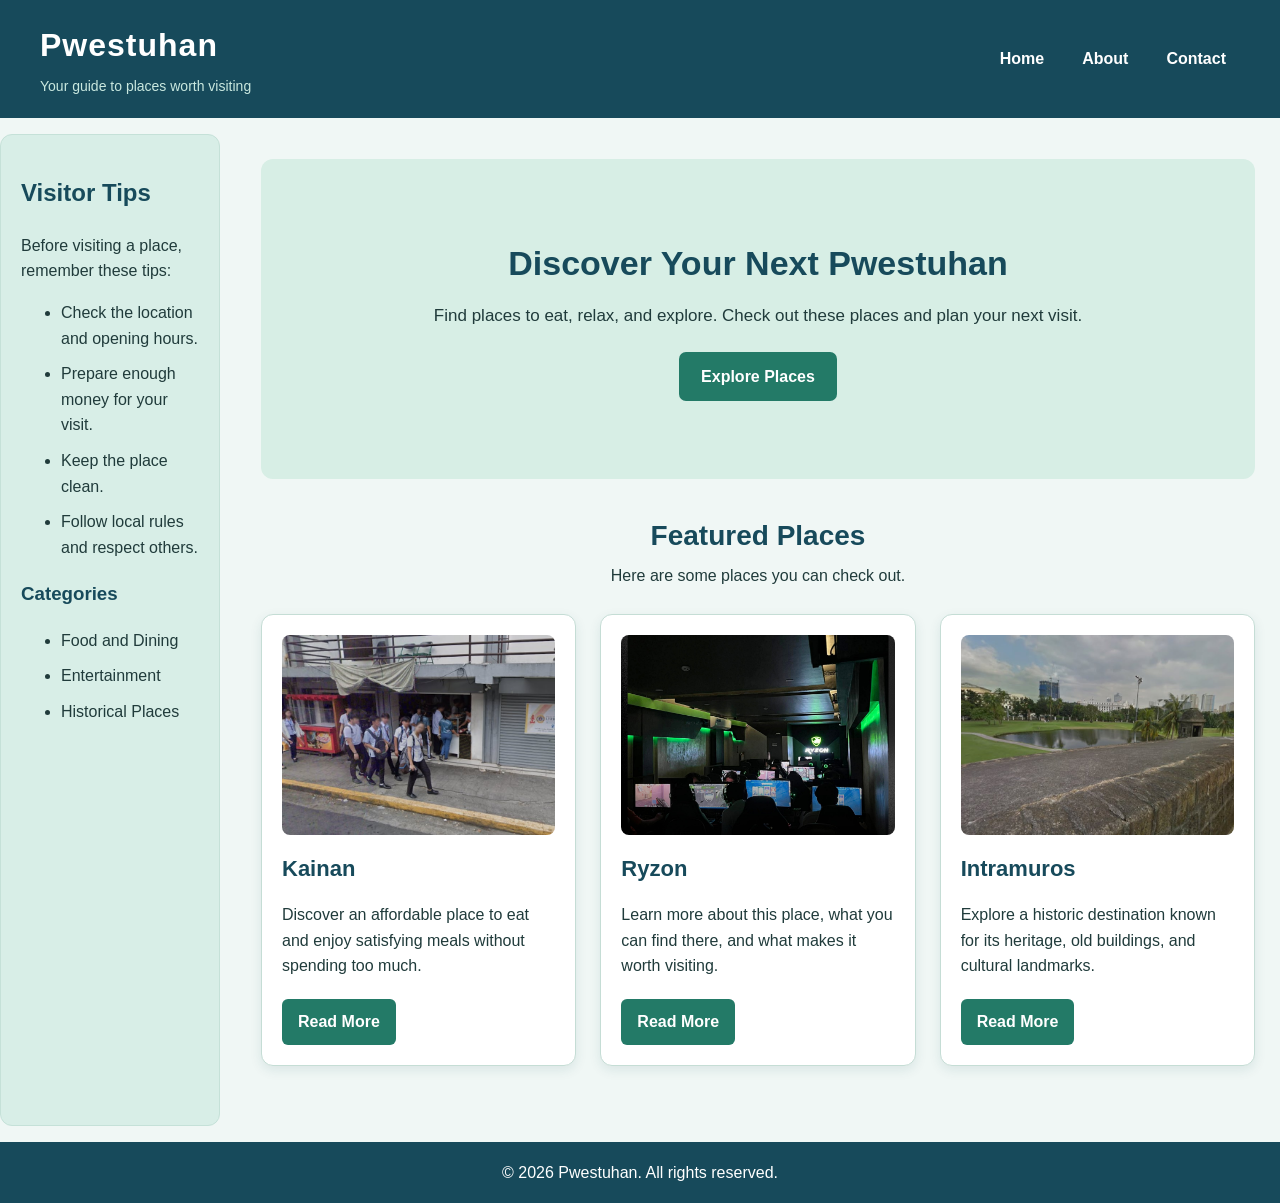
<file: index.html>
<!DOCTYPE html>
<html lang="en">
<head>
    <meta charset="UTF-8">
    <meta name="viewport" content="width=device-width, initial-scale=1.0">
    <title>Pwestuhan | Student Guide</title>
    <link rel="stylesheet" href="style.css">
</head>
<body>

    <div class="page">

        <header class="site-header">
            <div class="site-brand">
                <h1>Pwestuhan</h1>
                <p>Your guide to places worth visiting</p>
            </div>
            <nav>
                <ul>
                    <li><a href="index.html">Home</a></li>
                    <li><a href="about.html">About</a></li>
                    <li><a href="contact.html">Contact</a></li>
                </ul>
            </nav>
        </header>

        <main>
            <section class="hero">
                <div class="hero-content">
                    <h2>Discover Your Next Pwestuhan</h2>
                    <p>
                        Find places to eat, relax, and explore.
                        Check out these places and plan your next visit.
                    </p>
                    <a class="hero-button" href="#places">Explore Places</a>
                </div>
            </section>

            <section id="places" class="places-section">
                <h2>Featured Places</h2>
                <p class="section-description">
                    Here are some places you can check out.
                </p>

                <div class="place-grid">
                    <article class="place-card">
                        <img src="kainan.jpg" alt="Affordable place to eat">
                        <h3>Kainan</h3>
                        <p>
                            Discover an affordable place to eat and enjoy
                            satisfying meals without spending too much.
                        </p>
                        <a href="places/kainan.html">Read More</a>
                    </article>

                    <article class="place-card">
                        <img src="ryzon.jpg" alt="Ryzon place">
                        <h3>Ryzon</h3>
                        <p>
                            Learn more about this place, what you can find
                            there, and what makes it worth visiting.
                        </p>
                        <a href="places/ryzon.html">Read More</a>
                    </article>

                    <article class="place-card">
                        <img src="intramuros.jpg" alt="Historic Intramuros">
                        <h3>Intramuros</h3>
                        <p>
                            Explore a historic destination known for its
                            heritage, old buildings, and cultural landmarks.
                        </p>
                        <a href="places/intramuros.html">Read More</a>
                    </article>
                </div>
            </section>
        </main>

        <aside class="sidebar">
            <h2>Visitor Tips</h2>
            <p>Before visiting a place, remember these tips:</p>
            <ul>
                <li>Check the location and opening hours.</li>
                <li>Prepare enough money for your visit.</li>
                <li>Keep the place clean.</li>
                <li>Follow local rules and respect others.</li>
            </ul>

            <h3>Categories</h3>
            <ul>
                <li>Food and Dining</li>
                <li>Entertainment</li>
                <li>Historical Places</li>
            </ul>
        </aside>

        <footer>
            <p>&copy; 2026 Pwestuhan. All rights reserved.</p>
        </footer>

    </div>

</body>
</html>
</file>
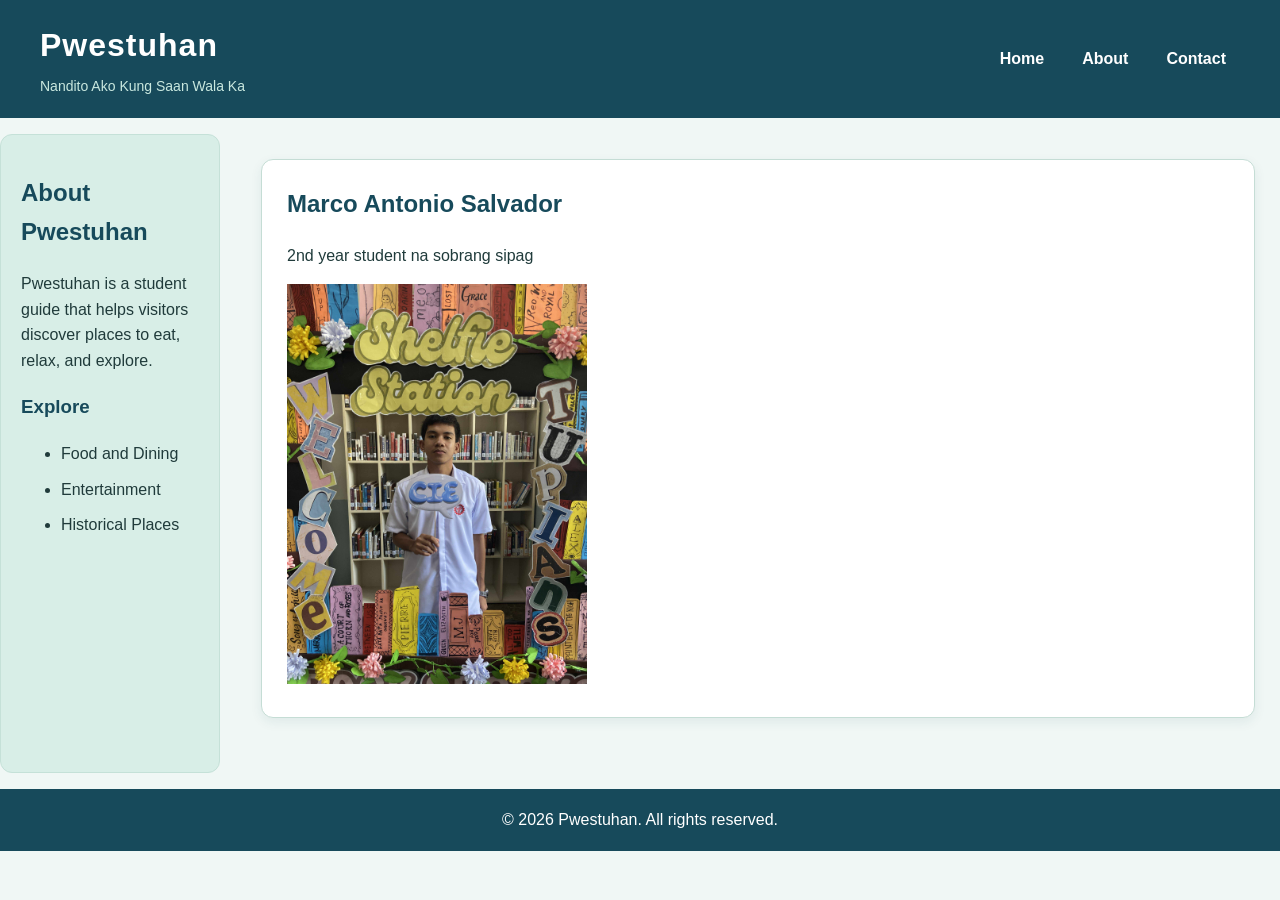
<file: about.html>
<!DOCTYPE html>
<html lang="en">

<head>
    <meta charset="UTF-8">
    <meta name="viewport" content="width=device-width, initial-scale=1.0">
    <title>About - Pwestuhan</title>
    <link rel="stylesheet" href="style.css">
</head>

<body>

<div class="page">

    <header class="site-header">
        <div class="site-brand">
            <h1>Pwestuhan</h1>
            <p>Nandito Ako Kung Saan Wala Ka</p>
        </div>

        <nav>
            <ul>
                <li><a href="index.html">Home</a></li>
                <li><a href="about.html">About</a></li>
                <li><a href="contact.html">Contact</a></li>
            </ul>
        </nav>
    </header>

    <main>

        <section class="about-content">
            <h2>Marco Antonio Salvador</h2>

            <p>2nd year student na sobrang sipag</p>

            <img src="me,jpg.jpg" alt="ako" width="300" height="400">
        </section>

    </main>

    <aside class="sidebar">
        <h2>About Pwestuhan</h2>
        <p>Pwestuhan is a student guide that helps visitors discover places to eat, relax, and explore.</p>

        <h3>Explore</h3>
        <ul>
            <li>Food and Dining</li>
            <li>Entertainment</li>
            <li>Historical Places</li>
        </ul>
    </aside>

    <footer>
        <p>&copy; 2026 Pwestuhan. All rights reserved.</p>
    </footer>

</div>

</body>
</html>
</file>
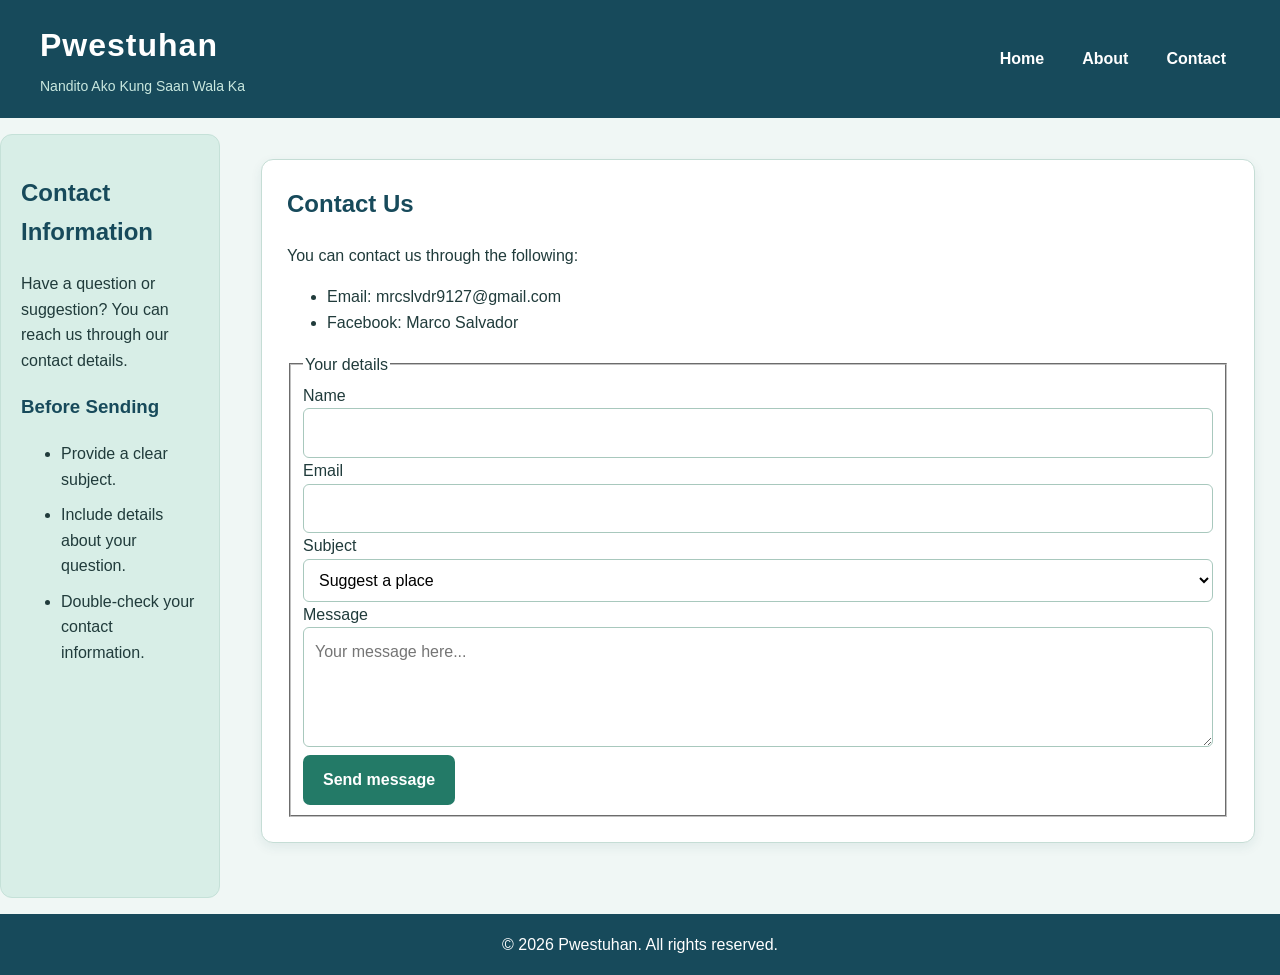
<file: contact.html>
<!DOCTYPE html>
<html lang="en">

<head>
    <meta charset="UTF-8">
    <meta name="viewport" content="width=device-width, initial-scale=1.0">
    <title>Contact - Pwestuhan</title>
    <link rel="stylesheet" href="style.css">
</head>

<body>

<div class="page">

    <header class="site-header">
        <div class="site-brand">
            <h1>Pwestuhan</h1>
            <p>Nandito Ako Kung Saan Wala Ka</p>
        </div>

        <nav>
            <ul>
                <li><a href="index.html">Home</a></li>
                <li><a href="about.html">About</a></li>
                <li><a href="contact.html">Contact</a></li>
            </ul>
        </nav>
    </header>

    <main>

        <section class="contact-content">

            <h2>Contact Us</h2>

            <p>You can contact us through the following:</p>

            <ul class="contact-info">
                <li>Email: mrcslvdr9127@gmail.com</li>
                <li>Facebook: Marco Salvador</li>
            </ul>

            <form>
                <fieldset>

                    <legend>Your details</legend>

                    <label for="name">Name</label>
                    <input type="text" id="name" name="name" required>

                    <label for="email">Email</label>
                    <input type="email" id="email" name="email" required>

                    <label for="subject">Subject</label>
                    <select id="subject" name="subject">
                        <option value="suggest-place">Suggest a place</option>
                        <option value="correct-detail">Correct a detail</option>
                        <option value="ask-question">Ask a question</option>
                        <option value="something-else">Something else</option>
                    </select>

                    <label for="message">Message</label>
                    <textarea id="message" name="message" placeholder="Your message here..."></textarea>

                    <button type="submit">Send message</button>

                </fieldset>
            </form>

        </section>

    </main>

    <aside class="sidebar">
        <h2>Contact Information</h2>
        <p>Have a question or suggestion? You can reach us through our contact details.</p>

        <h3>Before Sending</h3>
        <ul>
            <li>Provide a clear subject.</li>
            <li>Include details about your question.</li>
            <li>Double-check your contact information.</li>
        </ul>
    </aside>

    <footer>
        <p>&copy; 2026 Pwestuhan. All rights reserved.</p>
    </footer>

</div>

</body>
</html>
</file>
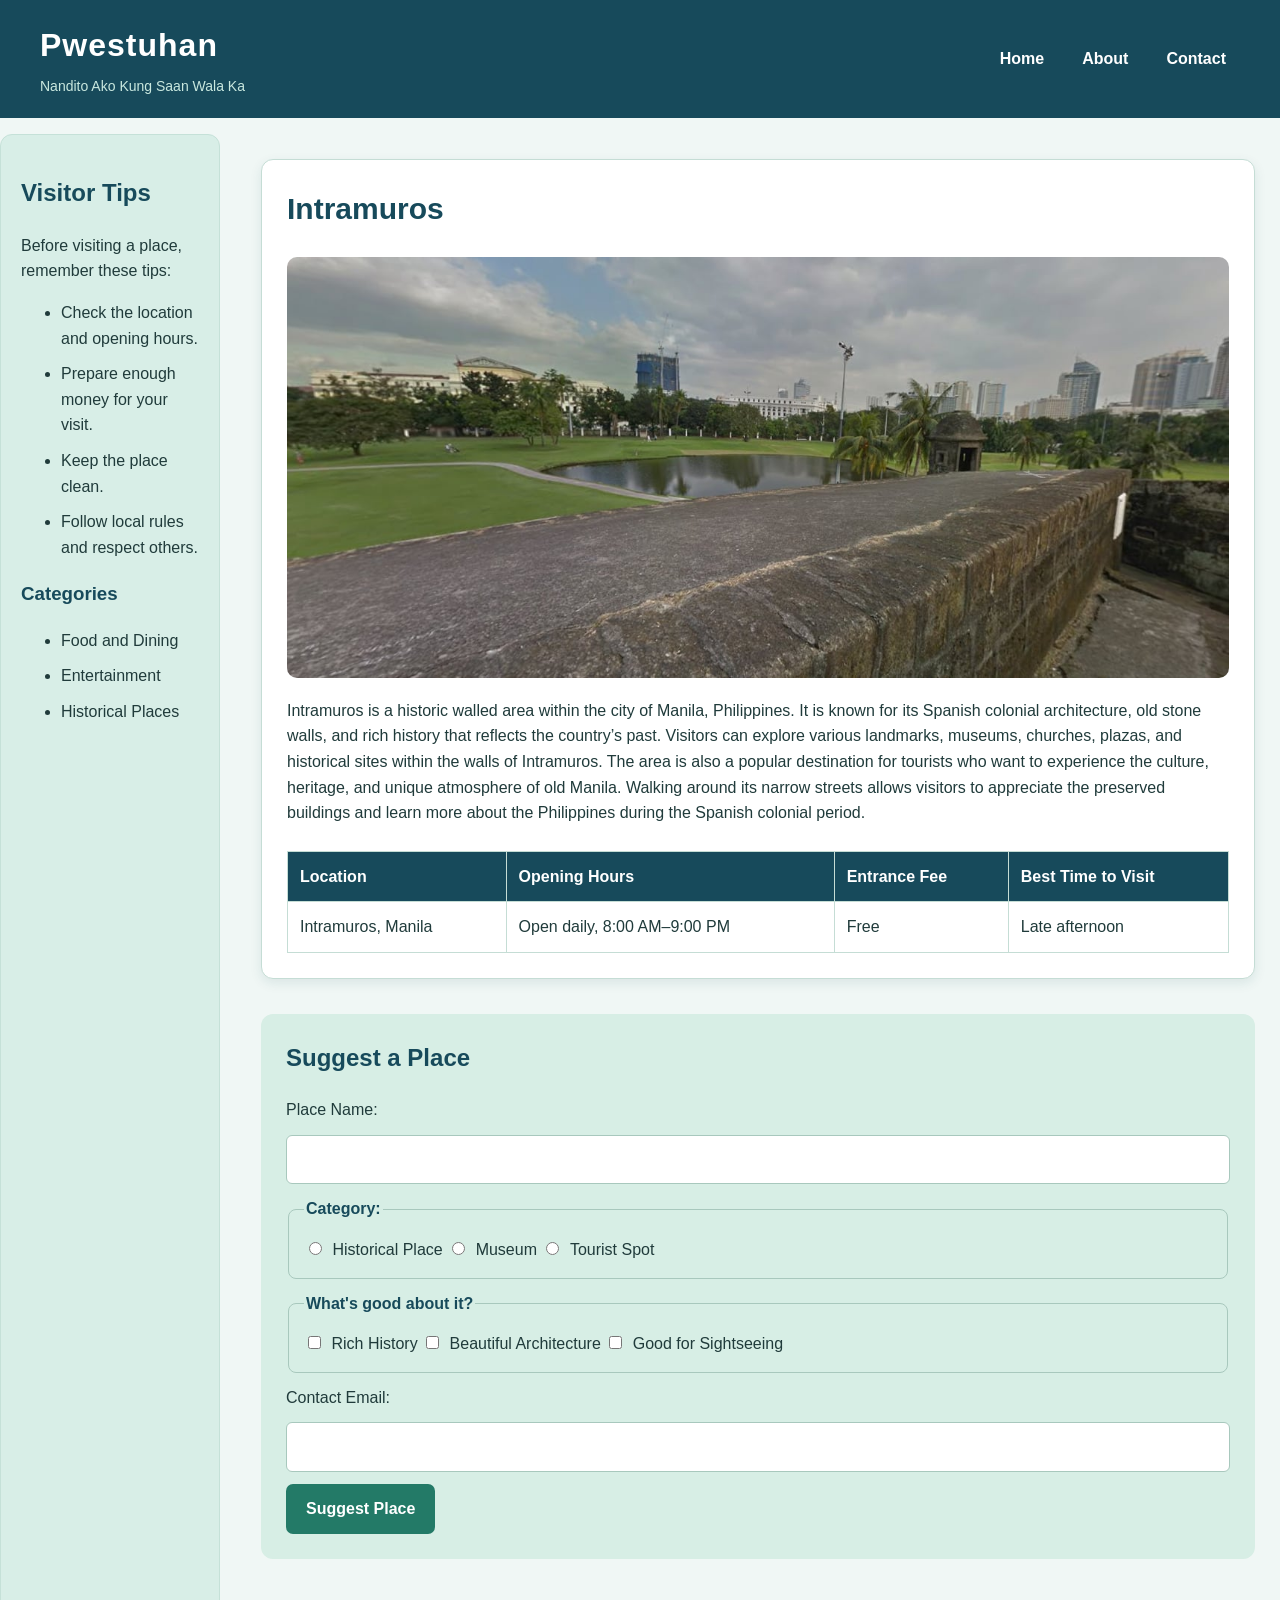
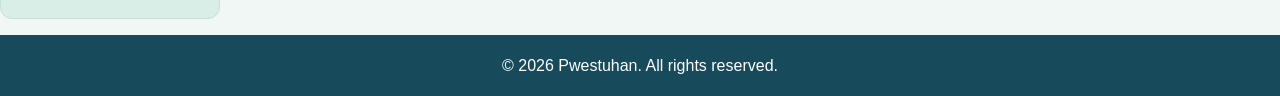
<file: places/intramuros.html>
<!DOCTYPE html>
<html lang="en">
<head>
    <meta charset="UTF-8">
    <meta name="viewport" content="width=device-width, initial-scale=1.0">
    <title>Intramuros - Pwestuhan</title>
    <link rel="stylesheet" href="../style.css">
</head>
<body>
    <div class="page">

        <header class="site-header">
            <div class="site-brand">
                <h1>Pwestuhan</h1>
                <p>Nandito Ako Kung Saan Wala Ka</p>
            </div>
            <nav>
                <ul>
                    <li><a href="../index.html">Home</a></li>
                    <li><a href="../about.html">About</a></li>
                    <li><a href="../contact.html">Contact</a></li>
                </ul>
            </nav>
        </header>

        <main>
            <section class="place-details">
                <h2>Intramuros</h2>

                <img src="../intramuros.jpg" alt="Intramuros">

                <p>Intramuros is a historic walled area within the city of Manila, Philippines. It is known for its Spanish colonial architecture, old stone walls, and rich history that reflects the country’s past. Visitors can explore various landmarks, museums, churches, plazas, and historical sites within the walls of Intramuros. The area is also a popular destination for tourists who want to experience the culture, heritage, and unique atmosphere of old Manila. Walking around its narrow streets allows visitors to appreciate the preserved buildings and learn more about the Philippines during the Spanish colonial period.</p>

                <table>
                    <tr>
                        <th>Location</th>
                        <th>Opening Hours</th>
                        <th>Entrance Fee</th>
                        <th>Best Time to Visit</th>
                    </tr>
                    <tr>
                        <td>Intramuros, Manila</td>
                        <td>Open daily, 8:00 AM–9:00 PM</td>
                        <td>Free</td>
                        <td>Late afternoon</td>
                    </tr>
                </table>
            </section>

            <section class="suggest-form">
                <h2>Suggest a Place</h2>
                <form>
                    <label for="place-name">Place Name:</label>
                    <input type="text" id="place-name" name="place-name" required>

                    <fieldset>
                        <legend>Category:</legend>
                        <input type="radio" id="historical" name="category" value="historical" required>
                        <label for="historical">Historical Place</label>

                        <input type="radio" id="museum" name="category" value="museum">
                        <label for="museum">Museum</label>

                        <input type="radio" id="tourist" name="category" value="tourist">
                        <label for="tourist">Tourist Spot</label>
                    </fieldset>

                    <fieldset>
                        <legend>What's good about it?</legend>
                        <input type="checkbox" id="history" name="good-points" value="history">
                        <label for="history">Rich History</label>

                        <input type="checkbox" id="architecture" name="good-points" value="architecture">
                        <label for="architecture">Beautiful Architecture</label>

                        <input type="checkbox" id="sightseeing" name="good-points" value="sightseeing">
                        <label for="sightseeing">Good for Sightseeing</label>
                    </fieldset>

                    <label for="email">Contact Email:</label>
                    <input type="email" id="email" name="email" required>

                    <button type="submit">Suggest Place</button>
                </form>
            </section>
        </main>

        <aside class="sidebar">
            <h2>Visitor Tips</h2>
            <p>Before visiting a place, remember these tips:</p>
            <ul>
                <li>Check the location and opening hours.</li>
                <li>Prepare enough money for your visit.</li>
                <li>Keep the place clean.</li>
                <li>Follow local rules and respect others.</li>
            </ul>

            <h3>Categories</h3>
            <ul>
                <li>Food and Dining</li>
                <li>Entertainment</li>
                <li>Historical Places</li>
            </ul>
        </aside>

        <footer>
            <p>&copy; 2026 Pwestuhan. All rights reserved.</p>
        </footer>

    </div>
</body>
</html>
</file>
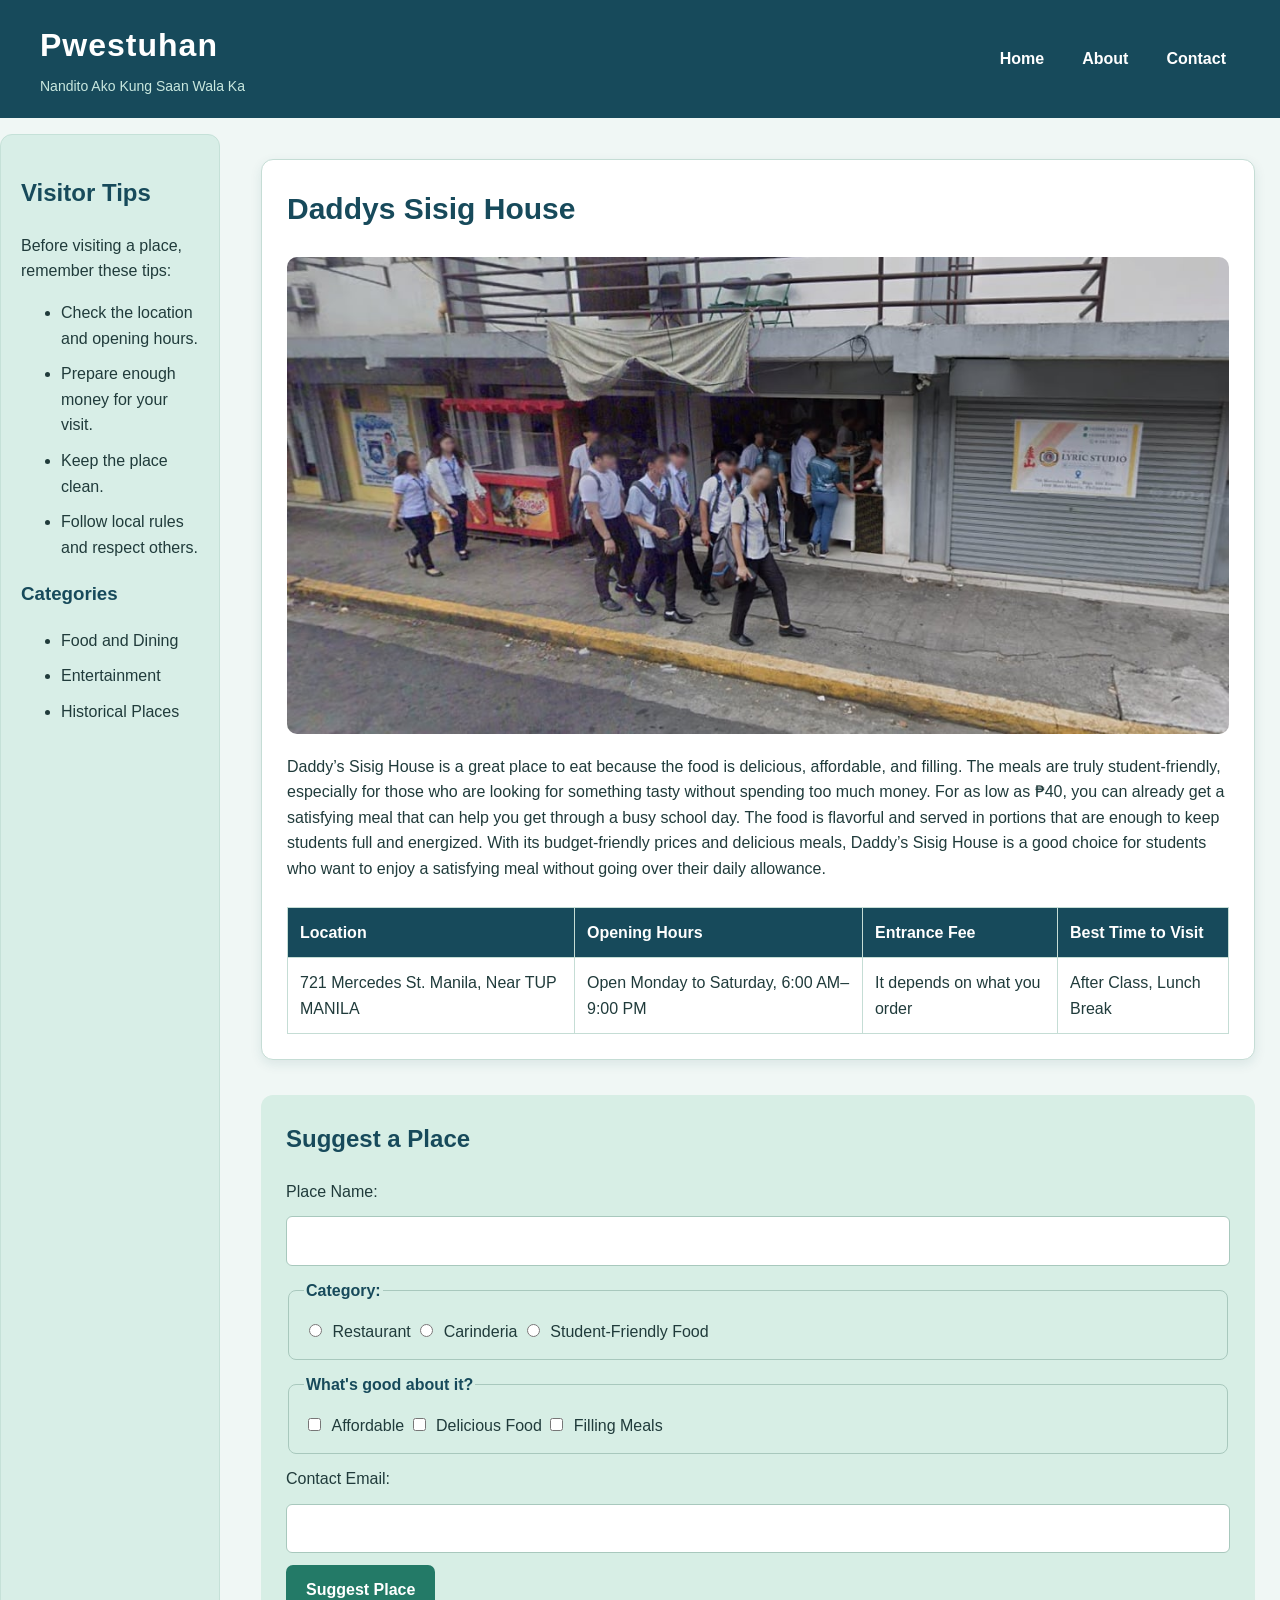
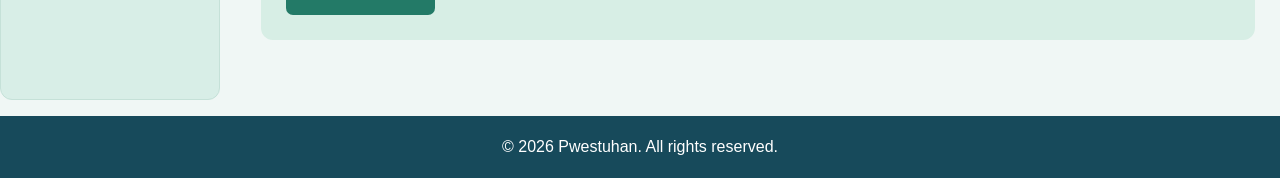
<file: places/kainan.html>
<!DOCTYPE html>
<html lang="en">
<head>
    <meta charset="UTF-8">
    <meta name="viewport" content="width=device-width, initial-scale=1.0">
    <title>Daddys Sisig House - Pwestuhan</title>
    <link rel="stylesheet" href="../style.css">
</head>
<body>
    <div class="page">

        <header class="site-header">
            <div class="site-brand">
                <h1>Pwestuhan</h1>
                <p>Nandito Ako Kung Saan Wala Ka</p>
            </div>
            <nav>
                <ul>
                    <li><a href="../index.html">Home</a></li>
                    <li><a href="../about.html">About</a></li>
                    <li><a href="../contact.html">Contact</a></li>
                </ul>
            </nav>
        </header>

        <main>
            <section class="place-details">
                <h2>Daddys Sisig House</h2>

                <img src="../kainan.jpg" alt="Daddys Sisig House">

                <p>Daddy’s Sisig House is a great place to eat because the food is delicious, affordable, and filling. The meals are truly student-friendly, especially for those who are looking for something tasty without spending too much money. For as low as ₱40, you can already get a satisfying meal that can help you get through a busy school day. The food is flavorful and served in portions that are enough to keep students full and energized. With its budget-friendly prices and delicious meals, Daddy’s Sisig House is a good choice for students who want to enjoy a satisfying meal without going over their daily allowance.</p>

                <table>
                    <tr>
                        <th>Location</th>
                        <th>Opening Hours</th>
                        <th>Entrance Fee</th>
                        <th>Best Time to Visit</th>
                    </tr>
                    <tr>
                        <td>721 Mercedes St. Manila, Near TUP MANILA</td>
                        <td>Open Monday to Saturday, 6:00 AM–9:00 PM</td>
                        <td>It depends on what you order</td>
                        <td>After Class, Lunch Break</td>
                    </tr>
                </table>
            </section>

            <section class="suggest-form">
                <h2>Suggest a Place</h2>
                <form>
                    <label for="place-name">Place Name:</label>
                    <input type="text" id="place-name" name="place-name" required>

                    <fieldset>
                        <legend>Category:</legend>
                        <input type="radio" id="restaurant" name="category" value="restaurant" required>
                        <label for="restaurant">Restaurant</label>

                        <input type="radio" id="carinderia" name="category" value="carinderia">
                        <label for="carinderia">Carinderia</label>

                        <input type="radio" id="student-food" name="category" value="student-food">
                        <label for="student-food">Student-Friendly Food</label>
                    </fieldset>

                    <fieldset>
                        <legend>What's good about it?</legend>
                        <input type="checkbox" id="affordable" name="good-points" value="affordable">
                        <label for="affordable">Affordable</label>

                        <input type="checkbox" id="delicious" name="good-points" value="delicious">
                        <label for="delicious">Delicious Food</label>

                        <input type="checkbox" id="filling" name="good-points" value="filling">
                        <label for="filling">Filling Meals</label>
                    </fieldset>

                    <label for="email">Contact Email:</label>
                    <input type="email" id="email" name="email" required>

                    <button type="submit">Suggest Place</button>
                </form>
            </section>
        </main>

        <aside class="sidebar">
            <h2>Visitor Tips</h2>
            <p>Before visiting a place, remember these tips:</p>
            <ul>
                <li>Check the location and opening hours.</li>
                <li>Prepare enough money for your visit.</li>
                <li>Keep the place clean.</li>
                <li>Follow local rules and respect others.</li>
            </ul>

            <h3>Categories</h3>
            <ul>
                <li>Food and Dining</li>
                <li>Entertainment</li>
                <li>Historical Places</li>
            </ul>
        </aside>

        <footer>
            <p>&copy; 2026 Pwestuhan. All rights reserved.</p>
        </footer>

    </div>
</body>
</html>
</file>
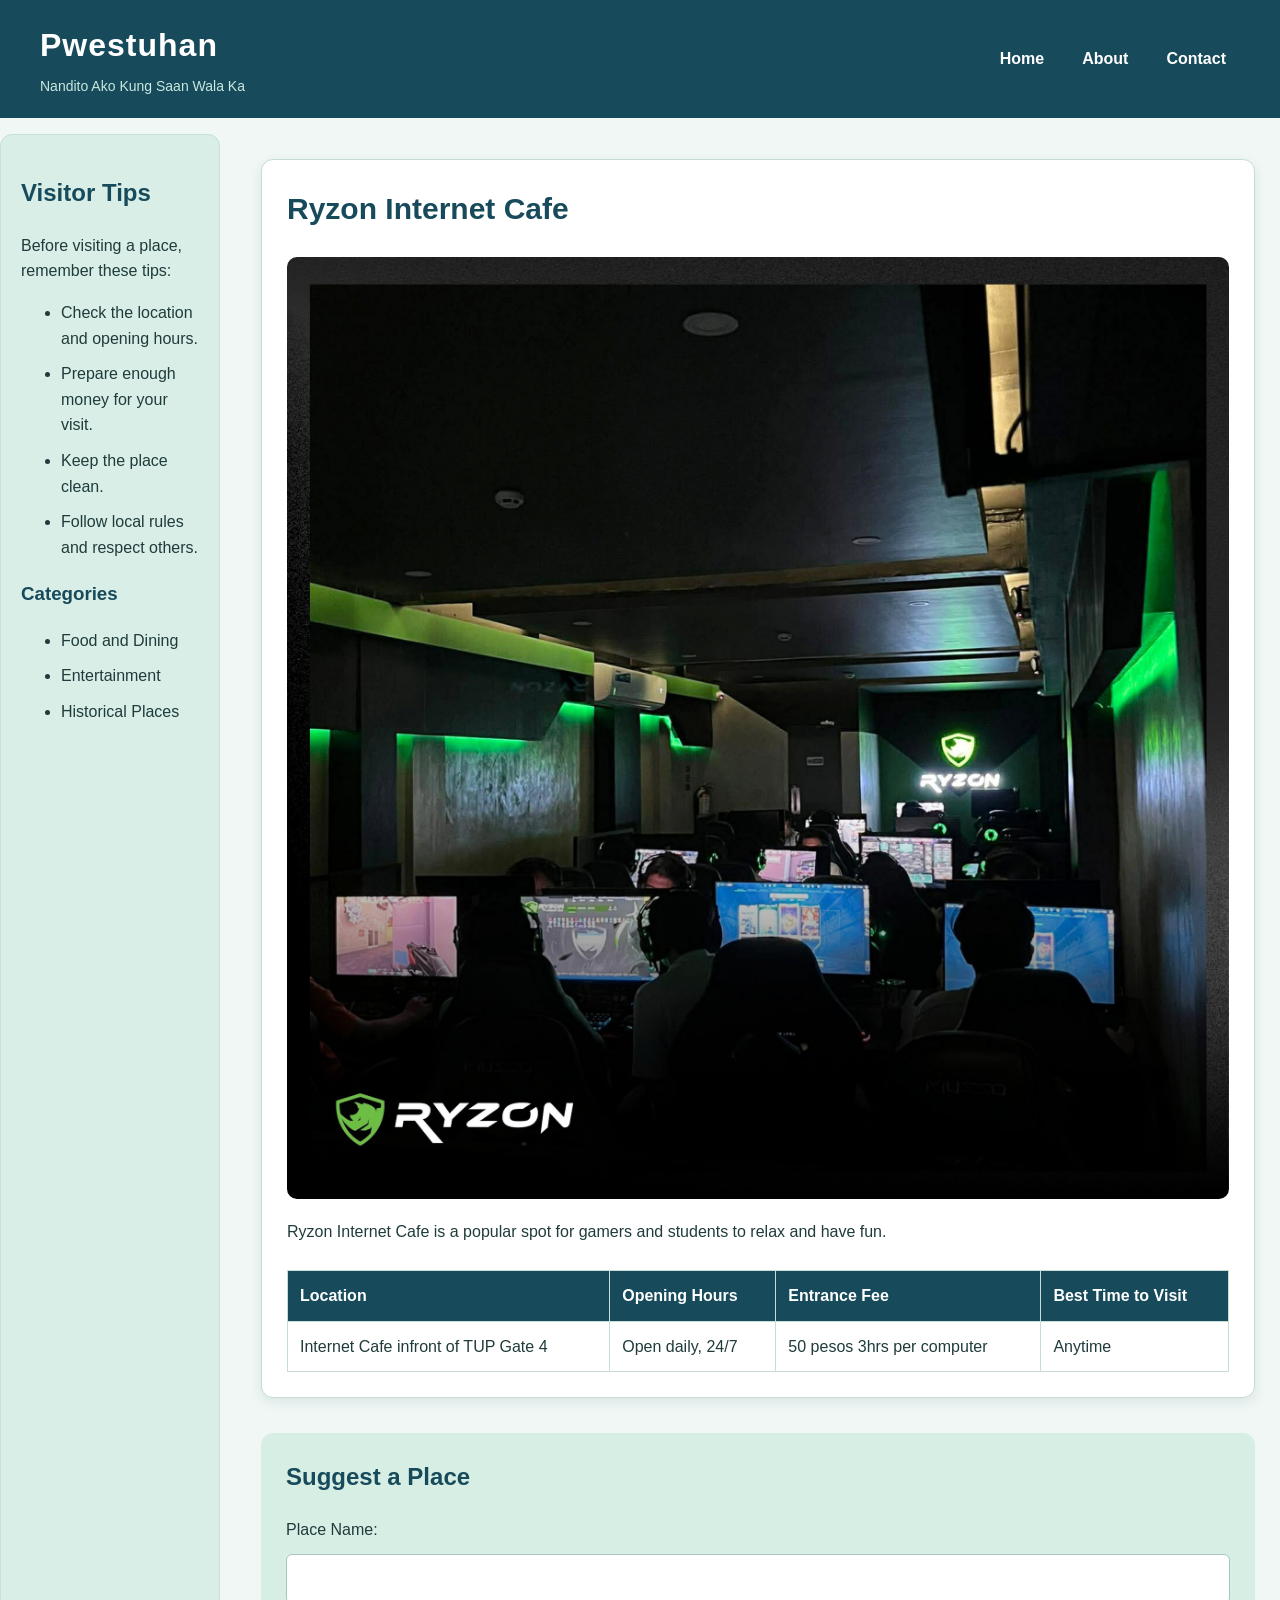
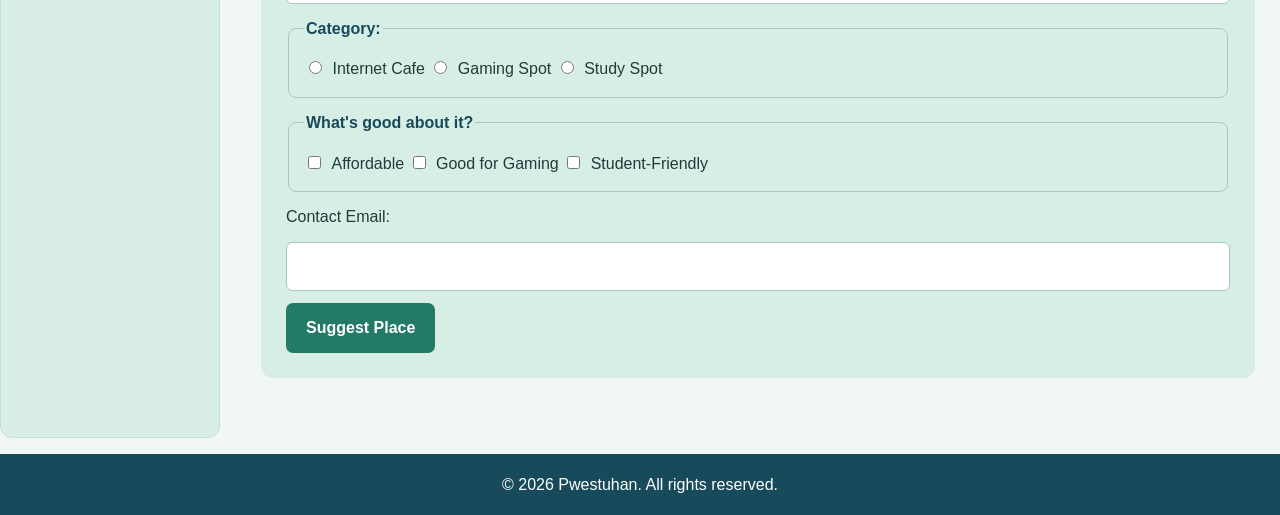
<file: places/ryzon.html>
<!DOCTYPE html>
<html lang="en">
<head>
    <meta charset="UTF-8">
    <meta name="viewport" content="width=device-width, initial-scale=1.0">
    <title>Ryzon Internet Cafe - Pwestuhan</title>
    <link rel="stylesheet" href="../style.css">
</head>
<body>
    <div class="page">

        <header class="site-header">
            <div class="site-brand">
                <h1>Pwestuhan</h1>
                <p>Nandito Ako Kung Saan Wala Ka</p>
            </div>
            <nav>
                <ul>
                    <li><a href="../index.html">Home</a></li>
                    <li><a href="../about.html">About</a></li>
                    <li><a href="../contact.html">Contact</a></li>
                </ul>
            </nav>
        </header>

        <main>
            <section class="place-details">
                <h2>Ryzon Internet Cafe</h2>

                <img src="../ryzon.jpg" alt="Ryzon Internet Cafe">

                <p>Ryzon Internet Cafe is a popular spot for gamers and students to relax and have fun.</p>

                <table>
                    <tr>
                        <th>Location</th>
                        <th>Opening Hours</th>
                        <th>Entrance Fee</th>
                        <th>Best Time to Visit</th>
                    </tr>
                    <tr>
                        <td>Internet Cafe infront of TUP Gate 4</td>
                        <td>Open daily, 24/7</td>
                        <td>50 pesos 3hrs per computer</td>
                        <td>Anytime</td>
                    </tr>
                </table>
            </section>

            <section class="suggest-form">
                <h2>Suggest a Place</h2>
                <form>
                    <label for="place-name">Place Name:</label>
                    <input type="text" id="place-name" name="place-name" required>

                    <fieldset>
                        <legend>Category:</legend>
                        <input type="radio" id="internet-cafe" name="category" value="internet-cafe" required>
                        <label for="internet-cafe">Internet Cafe</label>

                        <input type="radio" id="gaming" name="category" value="gaming">
                        <label for="gaming">Gaming Spot</label>

                        <input type="radio" id="study" name="category" value="study">
                        <label for="study">Study Spot</label>
                    </fieldset>

                    <fieldset>
                        <legend>What's good about it?</legend>
                        <input type="checkbox" id="affordable" name="good-points" value="affordable">
                        <label for="affordable">Affordable</label>

                        <input type="checkbox" id="good-gaming" name="good-points" value="gaming">
                        <label for="good-gaming">Good for Gaming</label>

                        <input type="checkbox" id="students" name="good-points" value="students">
                        <label for="students">Student-Friendly</label>
                    </fieldset>

                    <label for="email">Contact Email:</label>
                    <input type="email" id="email" name="email" required>

                    <button type="submit">Suggest Place</button>
                </form>
            </section>
        </main>

        <aside class="sidebar">
            <h2>Visitor Tips</h2>
            <p>Before visiting a place, remember these tips:</p>
            <ul>
                <li>Check the location and opening hours.</li>
                <li>Prepare enough money for your visit.</li>
                <li>Keep the place clean.</li>
                <li>Follow local rules and respect others.</li>
            </ul>

            <h3>Categories</h3>
            <ul>
                <li>Food and Dining</li>
                <li>Entertainment</li>
                <li>Historical Places</li>
            </ul>
        </aside>

        <footer>
            <p>&copy; 2026 Pwestuhan. All rights reserved.</p>
        </footer>

    </div>
</body>
</html>
</file>
<file: style.css>
/* =========================
   GENERAL STYLES
========================= */
* {
    box-sizing: border-box;
}

html {
    scroll-behavior: smooth;
}

body {
    margin: 0;
    font-family: Arial, Helvetica, sans-serif;
    background: #f0f7f5;
    color: #203b3b;
    line-height: 1.6;
}

img {
    max-width: 100%;
}

/* =========================
   HEADER AND BRAND
========================= */
.site-header,
body > header {
    display: flex;
    justify-content: space-between;
    align-items: center;
    gap: 20px;
    padding: 20px 40px;
    background: #174a5b;
    color: #ffffff;
}

.site-brand {
    text-align: left;
    flex-shrink: 0;
}

.site-header .site-brand h1,
body > header .site-brand h1 {
    margin: 0;
    color: #ffffff;
    font-size: 32px;
    letter-spacing: 1px;
}

.site-header .site-brand p,
body > header .site-brand p {
    margin: 4px 0 0;
    color: #c9e8df;
    font-size: 14px;
}

/* HEADER NAVIGATION */
.site-header nav,
body > header nav {
    background: transparent;
}

.site-header nav ul,
body > header nav ul {
    display: flex;
    align-items: center;
    justify-content: flex-end;
    flex-wrap: wrap;
    gap: 10px;
    list-style: none;
    margin: 0;
    padding: 0;
}

.site-header nav li,
body > header nav li {
    margin: 0;
    padding: 0;
}

.site-header nav a,
body > header nav a {
    display: block;
    padding: 10px 14px;
    color: #ffffff;
    text-decoration: none;
    font-weight: bold;
    border-radius: 6px;
    transition: background 0.2s, color 0.2s;
}

.site-header nav a:hover,
.site-header nav a:focus,
body > header nav a:hover,
body > header nav a:focus {
    background: #c9e8df;
    color: #174a5b;
}

/* =========================
   MAIN CONTENT
========================= */
main {
    width: 100%;
    max-width: 1200px;
    margin: 0 auto;
    padding: 25px;
}

main h1,
main h2,
main h3 {
    color: #174a5b;
}

main > section {
    margin-bottom: 35px;
}

/* =========================
   HOMEPAGE HERO
========================= */
.hero {
    display: flex;
    justify-content: center;
    align-items: center;
    min-height: 320px;
    padding: 30px;
    margin-bottom: 35px;
    background: #d7eee5;
    border-radius: 12px;
    text-align: center;
}

.hero-content {
    max-width: 700px;
}

.hero h2 {
    margin: 0 0 12px;
    color: #174a5b;
    font-size: 34px;
}

.hero p {
    margin: 0 0 22px;
    font-size: 17px;
}

.hero-button {
    display: inline-block;
    padding: 12px 22px;
    background: #237a67;
    color: #ffffff;
    text-decoration: none;
    font-weight: bold;
    border-radius: 7px;
}

.hero-button:hover,
.hero-button:focus {
    background: #174a5b;
}

/* =========================
   FEATURED PLACES
========================= */
.places-section {
    margin-bottom: 35px;
}

.places-section > h2 {
    margin-bottom: 5px;
    color: #174a5b;
    text-align: center;
    font-size: 28px;
}

.section-description {
    margin-top: 0;
    margin-bottom: 25px;
    text-align: center;
}

/* PLACE CARDS */
.place-grid {
    display: flex;
    flex-wrap: wrap;
    gap: 24px;
    align-items: stretch;
}

.place-card {
    flex: 1 1 280px;
    min-width: 0;
    padding: 20px;
    background: #ffffff;
    border: 1px solid #c5ddd5;
    border-radius: 12px;
    box-shadow: 0 4px 12px rgba(23, 74, 91, 0.10);
    transition: transform 0.2s, box-shadow 0.2s;
}

.place-card:hover {
    transform: translateY(-5px);
    box-shadow: 0 8px 18px rgba(23, 74, 91, 0.16);
}

.place-card img {
    display: block;
    width: 100%;
    height: 200px;
    object-fit: cover;
    border-radius: 8px;
}

.place-card h3 {
    margin: 16px 0 8px;
    color: #174a5b;
    font-size: 22px;
}

.place-card p {
    margin-bottom: 20px;
}

.place-card a {
    display: inline-block;
    padding: 10px 16px;
    background: #237a67;
    color: #ffffff;
    text-decoration: none;
    font-weight: bold;
    border-radius: 6px;
}

.place-card a:hover,
.place-card a:focus {
    background: #174a5b;
}

/* =========================
   PLACE DETAIL PAGES
========================= */
.place-details {
    margin-bottom: 35px;
    padding: 25px;
    background: #ffffff;
    border: 1px solid #c5ddd5;
    border-radius: 12px;
    box-shadow: 0 4px 12px rgba(23, 74, 91, 0.10);
}

.place-details h2 {
    margin-top: 0;
    color: #174a5b;
    font-size: 30px;
}

.place-details img {
    display: block;
    width: 100%;
    max-width: 900px;
    height: auto;
    margin: 20px auto;
    border-radius: 10px;
    object-fit: cover;
}

.place-details p {
    margin-bottom: 25px;
}

.place-details table {
    width: 100%;
    border-collapse: collapse;
    background: #ffffff;
}

.place-details th,
.place-details td {
    padding: 12px;
    border: 1px solid #c5ddd5;
    text-align: left;
    vertical-align: top;
}

.place-details th {
    background: #174a5b;
    color: #ffffff;
}

/* =========================
   ABOUT AND CONTACT PAGES
========================= */
.about-section,
.contact-section,
.about-content,
.contact-content {
    margin-bottom: 30px;
    padding: 25px;
    background: #ffffff;
    border: 1px solid #c5ddd5;
    border-radius: 12px;
    box-shadow: 0 4px 12px rgba(23, 74, 91, 0.08);
}

.about-section h1,
.about-section h2,
.contact-section h1,
.contact-section h2,
.about-content h1,
.about-content h2,
.contact-content h1,
.contact-content h2 {
    margin-top: 0;
    color: #174a5b;
}

/* Also style ordinary sections used on About and Contact pages */
main > section:not(.hero):not(.places-section):not(.place-details):not(.suggest-form) {
    padding: 25px;
    background: #ffffff;
    border: 1px solid #c5ddd5;
    border-radius: 12px;
}

/* =========================
   SUGGEST A PLACE FORM
========================= */
.suggest-form {
    margin-bottom: 35px;
    padding: 25px;
    background: #d7eee5;
    border-radius: 12px;
}

.suggest-form h2 {
    margin-top: 0;
    color: #174a5b;
}

.suggest-form form {
    display: flex;
    flex-direction: column;
    gap: 12px;
}

.suggest-form label {
    font-weight: 500;
}

.suggest-form input[type="text"],
.suggest-form input[type="email"],
.suggest-form input[type="tel"],
.suggest-form input[type="url"],
.suggest-form textarea,
.suggest-form select,
.contact-section input,
.contact-section textarea,
.contact-section select,
.contact-content input,
.contact-content textarea,
.contact-content select {
    width: 100%;
    padding: 11px;
    border: 1px solid #a8c8bd;
    border-radius: 6px;
    background: #ffffff;
    font: inherit;
}

.suggest-form textarea,
.contact-section textarea,
.contact-content textarea {
    min-height: 120px;
    resize: vertical;
}

.suggest-form fieldset {
    padding: 15px;
    border: 1px solid #a8c8bd;
    border-radius: 8px;
}

.suggest-form legend {
    color: #174a5b;
    font-weight: bold;
}

.suggest-form input[type="radio"],
.suggest-form input[type="checkbox"] {
    width: auto;
    margin-right: 6px;
}

.suggest-form button,
.contact-section button,
.contact-content button {
    align-self: flex-start;
    padding: 12px 20px;
    border: none;
    border-radius: 7px;
    background: #237a67;
    color: #ffffff;
    font: inherit;
    font-weight: bold;
    cursor: pointer;
}

.suggest-form button:hover,
.contact-section button:hover,
.contact-content button:hover {
    background: #174a5b;
}

/* =========================
   GENERAL LINKS AND BUTTONS
========================= */
main a {
    transition: color 0.2s, background 0.2s;
}

main a:focus-visible,
button:focus-visible {
    outline: 2px solid #237a67;
    outline-offset: 3px;
}

/* =========================
   FOOTER
========================= */
footer {
    padding: 18px;
    background: #174a5b;
    color: #ffffff;
    text-align: center;
}

footer p {
    margin: 0;
}

/* =========================
   TABLET AND MOBILE
========================= */
@media (max-width: 650px) {
    .site-header,
    body > header {
        flex-direction: column;
        align-items: flex-start;
        padding: 20px;
    }

    .site-header nav,
    body > header nav {
        width: 100%;
    }

    .site-header nav ul,
    body > header nav ul {
        justify-content: flex-start;
        flex-wrap: wrap;
        gap: 8px;
    }

    .site-header nav a,
    body > header nav a {
        padding: 8px 10px;
    }

    main {
        padding: 18px;
    }

    .hero {
        min-height: 280px;
        padding: 22px;
    }

    .hero h2 {
        font-size: 27px;
    }

    .place-card {
        flex-basis: 100%;
    }

    .place-details,
    .suggest-form,
    .about-section,
    .contact-section,
    .about-content,
    .contact-content,
    main > section:not(.hero):not(.places-section):not(.place-details):not(.suggest-form) {
        padding: 18px;
    }

    .place-details table {
        font-size: 13px;
    }

    .place-details th,
    .place-details td {
        padding: 8px;
        overflow-wrap: anywhere;
    }
}




.place-grid {
    display: flex;
    flex-wrap: wrap;
    gap: 24px;
    align-items: stretch;
}

.place-card {
    flex: 1 1 240px;
}

```css
/* LESSON 7.3 AND 7.4: PAGE GRID */

/* Mobile-first layout */
.page {
    display: grid;
    grid-template-columns: 1fr;
    grid-template-areas:
        "masthead"
        "main"
        "side"
        "foot";
    gap: 16px;
    width: 100%;
    min-width: 0;
}

.site-header {
    grid-area: masthead;
    min-width: 0;
}

.page > main {
    grid-area: main;
    min-width: 0;
    width: 100%;
}

.sidebar {
    grid-area: side;
    min-width: 0;
    padding: 20px;
    background: #d8eee7;
    border: 1px solid #c5e1d8;
    border-radius: 12px;
    overflow-wrap: anywhere;
}

.sidebar h2,
.sidebar h3 {
    color: #174a5b;
}

.sidebar li {
    margin-bottom: 10px;
}

.page > footer {
    grid-area: foot;
    min-width: 0;
}

/* Responsive layout: tablet and desktop */
@media (min-width: 700px) {
    .page {
        grid-template-columns: 220px minmax(0, 1fr);
        grid-template-areas:
            "masthead masthead"
            "side     main"
            "foot     foot";
    }
}

/* Keep place cards responsive with Flexbox */
.place-grid {
    display: flex;
    flex-wrap: wrap;
    gap: 24px;
    min-width: 0;
}

.place-card {
    flex: 1 1 240px;
    min-width: 0;
}

.place-card img {
    max-width: 100%;
}

.page {
    display: grid;
    grid-template-columns: 1fr;
    grid-template-areas:
        "masthead"
        "main"
        "side"
        "foot";
    gap: 16px;
}

@media (min-width: 700px) {
    .page {
        grid-template-columns: 220px minmax(0, 1fr);
        grid-template-areas:
            "masthead masthead"
            "side main"
            "foot foot";
    }
}

.site-header {
    grid-area: masthead;
}

.page > main {
    grid-area: main;
}

.sidebar {
    grid-area: side;
}

.page > footer {
    grid-area: foot;
}

/* Responsive images and tables on place detail pages */
.place-details img {
    display: block;
    max-width: 100%;
    height: auto;
}

.place-details,
.suggest-form {
    min-width: 0;
    overflow-wrap: anywhere;
}

.place-details table {
    width: 100%;
    border-collapse: collapse;
}

@media (max-width: 699px) {
    .place-details {
        overflow-x: auto;
    }

    .place-details table {
        min-width: 600px;
    }
}

```css
/* LESSON 7.3 AND 7.4 */

.page {
    display: grid;
    grid-template-columns: minmax(0, 1fr);
    grid-template-areas:
        "masthead"
        "main"
        "side"
        "foot";
    gap: 16px;
    width: 100%;
    min-width: 0;
}

.site-header {
    grid-area: masthead;
    min-width: 0;
}

.page > main {
    grid-area: main;
    min-width: 0;
}

.sidebar {
    grid-area: side;
    min-width: 0;
    padding: 20px;
    background: #d8eee7;
    border: 1px solid #c5e1d8;
    border-radius: 12px;
    overflow-wrap: anywhere;
}

.page > footer {
    grid-area: foot;
    min-width: 0;
}

.about-content img {
    max-width: 100%;
    height: auto;
}

@media (min-width: 700px) {
    .page {
        grid-template-columns: 220px minmax(0, 1fr);
        grid-template-areas:
            "masthead masthead"
            "side main"
            "foot foot";
    }
}
</file>
